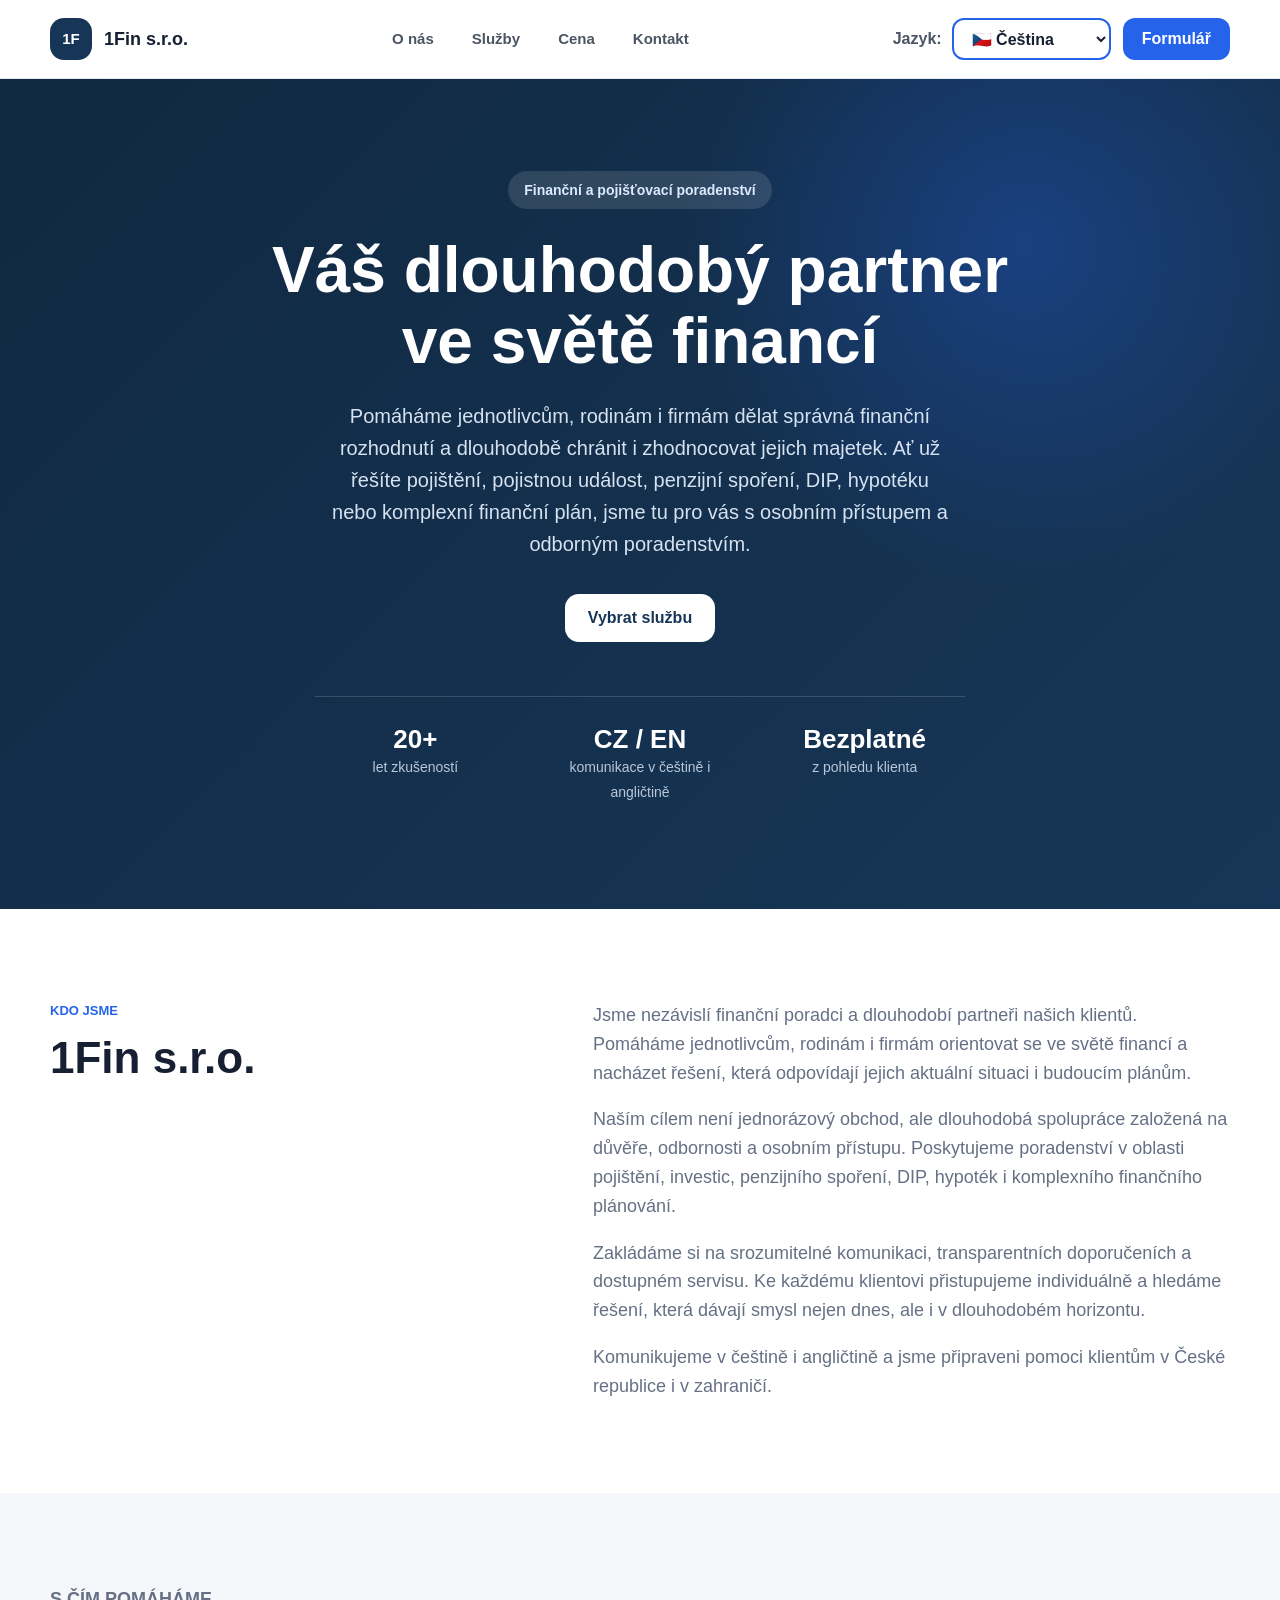
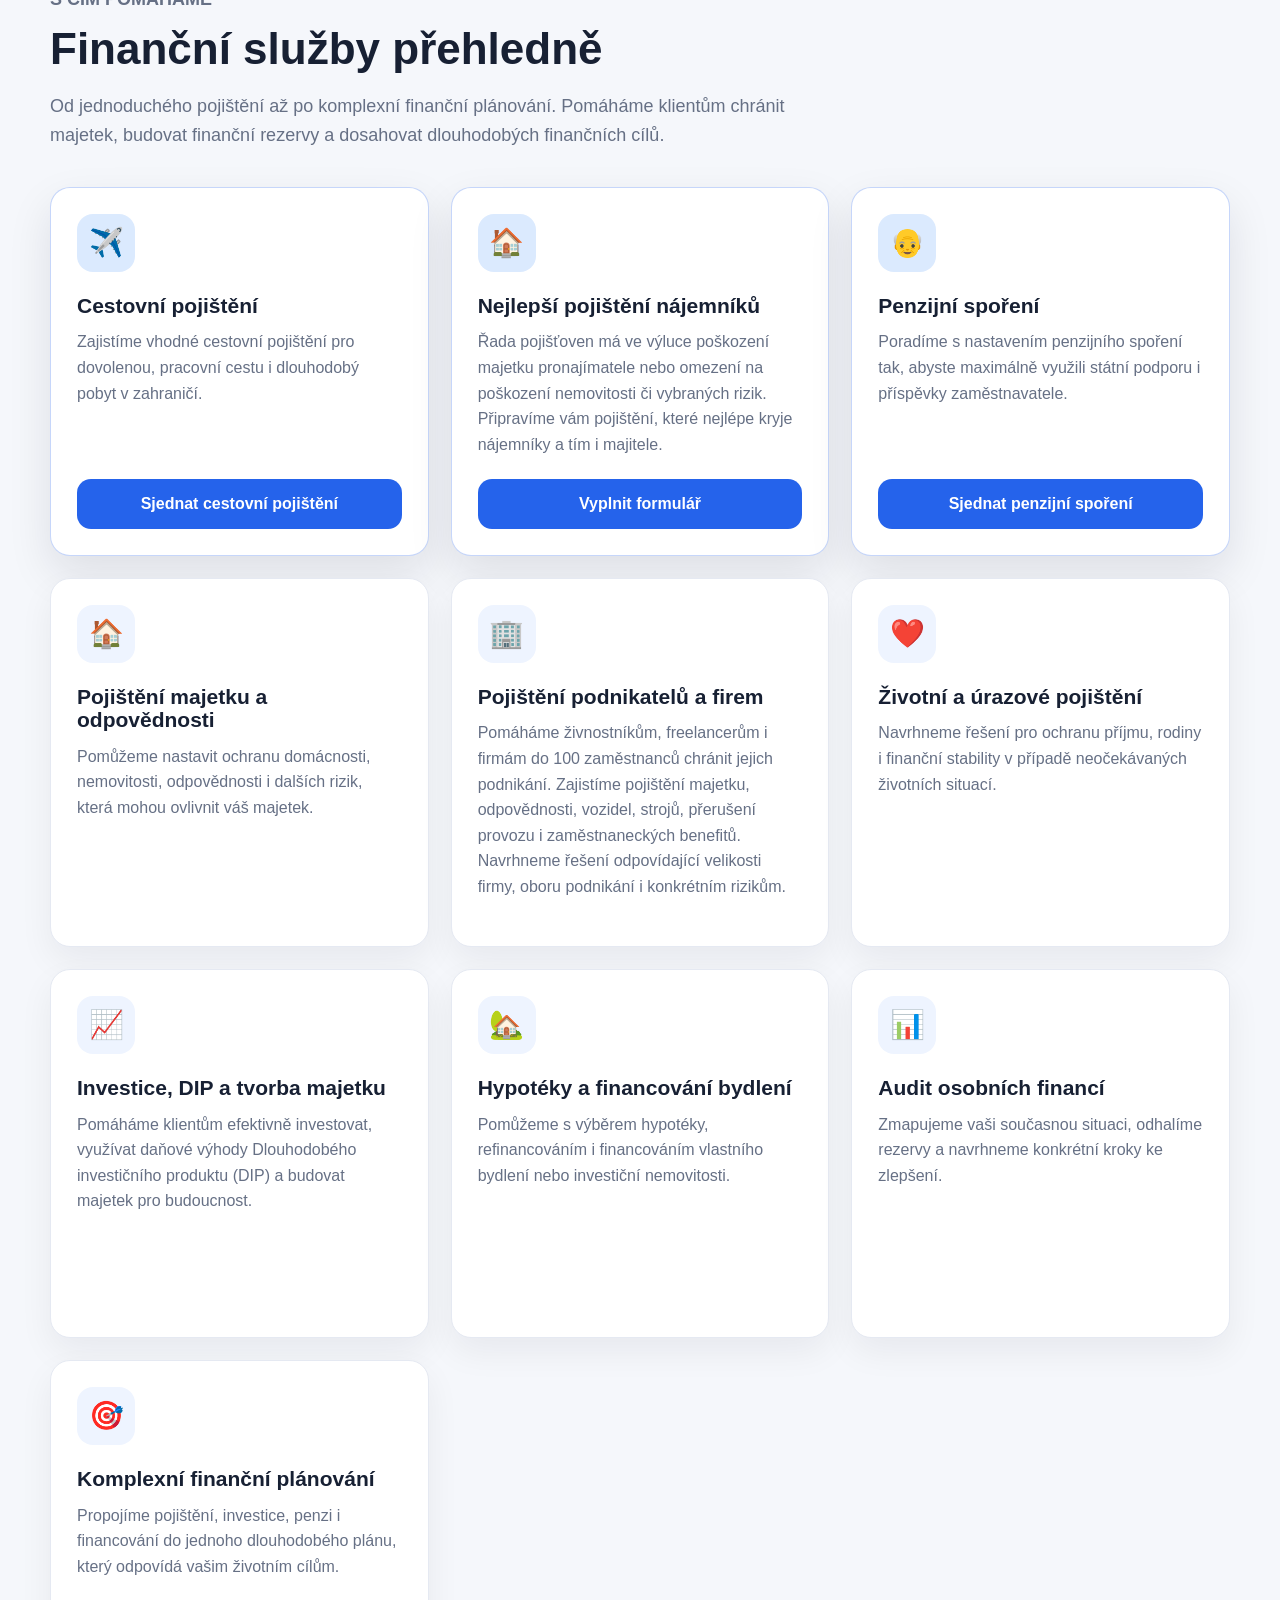
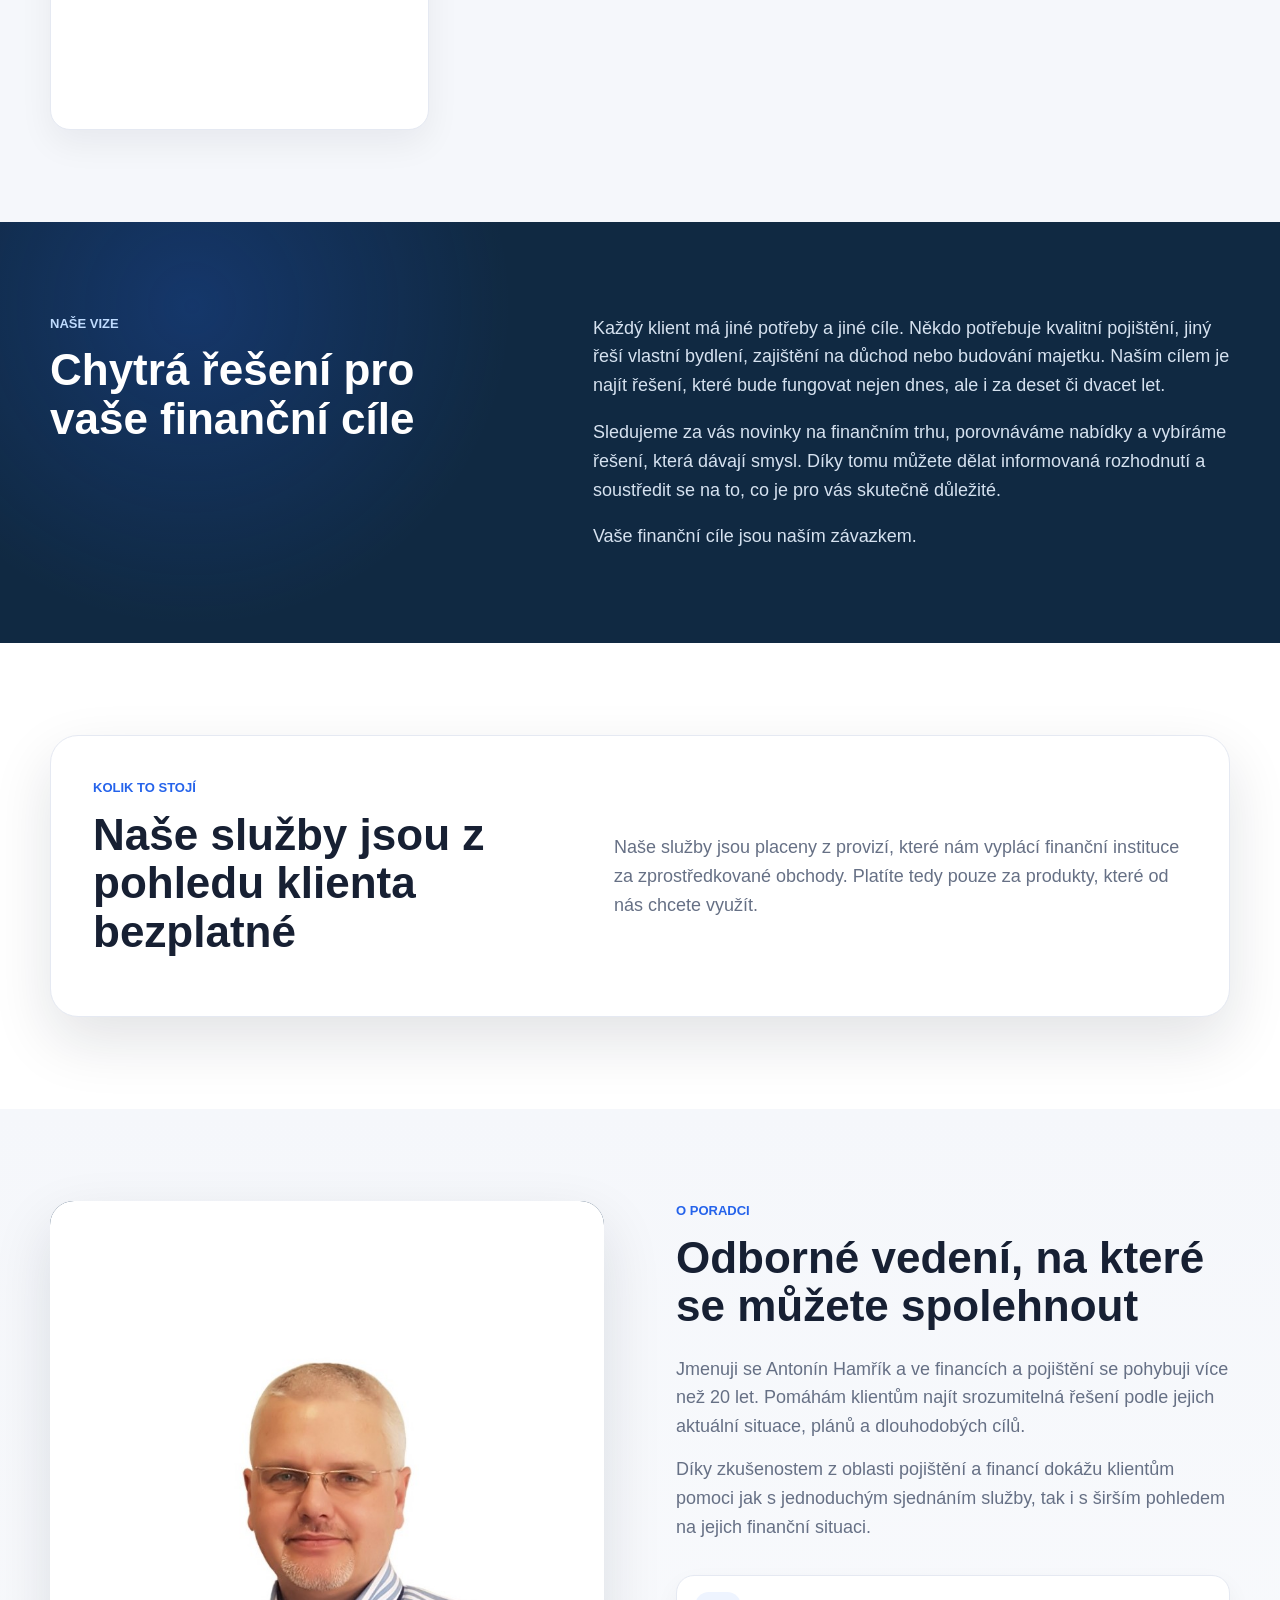
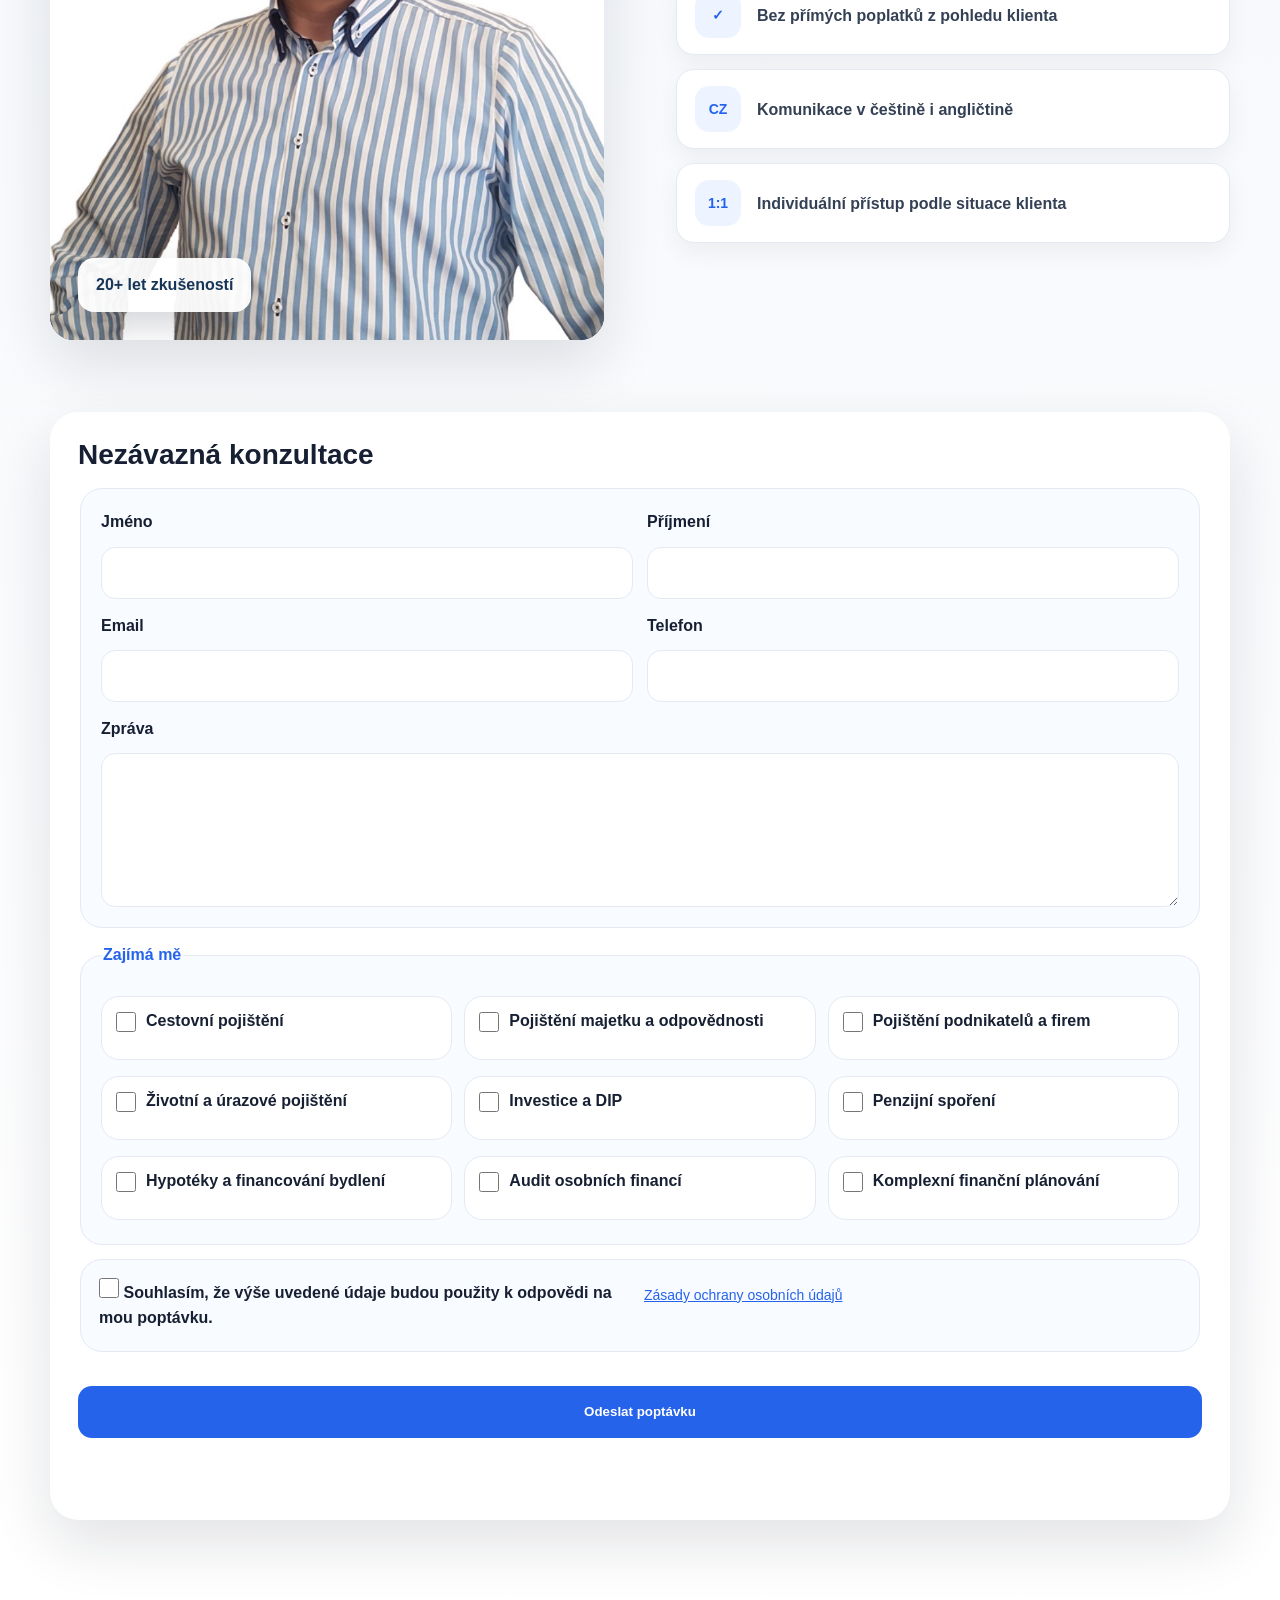
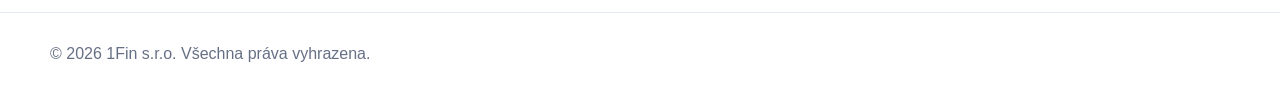
<file: index.html>
<!DOCTYPE html>
<html lang="cs">
<head>
  <meta charset="UTF-8" />
  <meta name="viewport" content="width=device-width, initial-scale=1.0" />

  <title>1Fin s.r.o. | Finanční a pojišťovací poradenství</title>
  <meta
    name="description"
    content="1Fin s.r.o. – váš dlouhodobý partner v oblasti financí, pojištění a osobního finančního plánování."
  />

  <link rel="stylesheet" href="css/style.css" />
</head>
<body>
  <header class="site-header">
    <div class="container header-inner">
      <a href="index.html" class="brand" aria-label="1Fin s.r.o.">
        <span class="brand-mark">1F</span>
        <span class="brand-text">1Fin s.r.o.</span>
      </a>

      <nav class="nav" aria-label="Hlavní navigace">
        <a href="#about" data-i18n="navAbout">O nás</a>
        <a href="#services" data-i18n="navServices">Služby</a>
        <a href="#price" data-i18n="navPrice">Cena</a>
        <a href="#contact" data-i18n="navContact">Kontakt</a>
      </nav>

      <div class="header-actions">
        <div class="language-select-wrap">
          <label for="language-select" data-i18n="languageLabel">Jazyk:</label>

          <select id="language-select" class="language-select">
            <option value="cs">🇨🇿 Čeština</option>
            <option value="en">🇬🇧 English</option>
          </select>
        </div>

        <a
          href="https://pojisteni.1fin.cz/"
          class="btn btn-small btn-primary"
          target="_blank"
          rel="noopener"
          data-i18n="formShort"
        >
          Formulář
        </a>
      </div>
    </div>
  </header>

  <main>
    <section class="hero">
      <div class="container hero-grid">
        <div class="hero-content">
          <p class="badge" data-i18n="heroBadge">Finanční a pojišťovací poradenství</p>

          <h1 data-i18n="heroTitle">Váš dlouhodobý partner ve světě financí</h1>

          <p class="hero-text" data-i18n="heroText">
            Pomáháme jednotlivcům, rodinám i firmám dělat správná finanční
            rozhodnutí a dlouhodobě chránit i zhodnocovat jejich majetek. Ať
            už řešíte pojištění, pojistnou událost, penzijní spoření, DIP,
            hypotéku nebo komplexní finanční plán, jsme tu pro vás s osobním
            přístupem a odborným poradenstvím.
          </p>

          <div class="hero-actions">
            <a href="#services" class="btn btn-light" data-i18n="heroServiceButton">
              Vybrat službu
            </a>
          </div>

          <div class="hero-stats" aria-label="Hlavní výhody">
            <div>
              <strong>20+</strong>
              <span data-i18n="statExperience">let zkušeností</span>
            </div>

            <div>
              <strong>CZ / EN</strong>
              <span data-i18n="statLanguages">komunikace v češtině i angličtině</span>
            </div>

            <div>
              <strong data-i18n="statFreeTitle">Bezplatné</strong>
              <span data-i18n="statFreeText">z pohledu klienta</span>
            </div>
          </div>
        </div>
      </div>
    </section>

    <section id="about" class="section">
      <div class="container split">
        <div>
          <p class="section-label" data-i18n="aboutLabel">Kdo jsme</p>
          <h2>1Fin s.r.o.</h2>
        </div>

        <div class="section-text">
          <p data-i18n="aboutText1">
            Jsme nezávislí finanční poradci a dlouhodobí partneři našich
            klientů. Pomáháme jednotlivcům, rodinám i firmám orientovat se ve
            světě financí a nacházet řešení, která odpovídají jejich aktuální
            situaci i budoucím plánům.
          </p>
          <p data-i18n="aboutText2">
            Naším cílem není jednorázový obchod, ale dlouhodobá spolupráce
            založená na důvěře, odbornosti a osobním přístupu. Poskytujeme
            poradenství v oblasti pojištění, investic, penzijního spoření,
            DIP, hypoték i komplexního finančního plánování.
          </p>
          <p data-i18n="aboutText3">
            Zakládáme si na srozumitelné komunikaci, transparentních
            doporučeních a dostupném servisu. Ke každému klientovi
            přistupujeme individuálně a hledáme řešení, která dávají smysl
            nejen dnes, ale i v dlouhodobém horizontu.
          </p>
          <p data-i18n="aboutText4">
            Komunikujeme v češtině i angličtině a jsme připraveni pomoci
            klientům v České republice i v zahraničí.
          </p>
        </div>
      </div>
    </section>

    <section id="services" class="section section-muted">
      <div class="container">
        <div class="section-heading">
          <p class="section-label" data-i18n="servicesLabel">S čím pomáháme</p>
          <h2 data-i18n="servicesTitle">Finanční služby přehledně</h2>
          <p data-i18n="servicesIntro">
            Od jednoduchého pojištění až po komplexní finanční plánování.
            Pomáháme klientům chránit majetek, budovat finanční rezervy a
            dosahovat dlouhodobých finančních cílů.
          </p>
        </div>

        <div class="cards-grid">
          <article class="card card-active">
            <span class="card-icon">✈️</span>
            <h3 data-i18n="serviceTravelTitle">Cestovní pojištění</h3>
            <p data-i18n="serviceTravelText">
              Zajistíme vhodné cestovní pojištění pro dovolenou, pracovní
              cestu i dlouhodobý pobyt v zahraničí.
            </p>
            <a
              href="https://www.axa-assistance.cz/cestovni-pojisteni/?externalpartner=03000732"
              class="btn btn-primary card-button"
              target="_blank"
              rel="noopener"
              data-i18n="serviceTravelButton"
            >
              Sjednat cestovní pojištění
            </a>
          </article>

          <article class="card card-active">
            <span class="card-icon">🏠</span>
            <h3 data-i18n="serviceTenantTitle">Nejlepší pojištění nájemníků</h3>
            <p data-i18n="serviceTenantText">
              Řada pojišťoven má ve výluce poškození majetku pronajímatele
              nebo omezení na poškození nemovitosti či vybraných rizik.
              Připravíme vám pojištění, které nejlépe kryje nájemníky a tím i
              majitele.
            </p>
            <a
              href="https://pojisteni.1fin.cz/"
              class="btn btn-primary card-button"
              target="_blank"
              rel="noopener"
              data-i18n="serviceFormButton"
            >
              Vyplnit formulář
            </a>
          </article>

          <article class="card card-active">
            <span class="card-icon">👴</span>
            <h3 data-i18n="servicePensionTitle">Penzijní spoření</h3>
            <p data-i18n="servicePensionText">
              Poradíme s nastavením penzijního spoření tak, abyste maximálně
              využili státní podporu i příspěvky zaměstnavatele.
            </p>
            <a
              href="https://penze.1fin.cz/"
              class="btn btn-primary card-button"
              target="_blank"
              rel="noopener"
              data-i18n="servicePensionButton"
            >
              Sjednat penzijní spoření
            </a>
          </article>

          <article class="card">
            <span class="card-icon">🏠</span>
            <h3 data-i18n="servicePropertyTitle">Pojištění majetku a odpovědnosti</h3>
            <p data-i18n="servicePropertyText">
              Pomůžeme nastavit ochranu domácnosti, nemovitosti, odpovědnosti
              i dalších rizik, která mohou ovlivnit váš majetek.
            </p>
          </article>

          <article class="card">
            <span class="card-icon">🏢</span>
            <h3 data-i18n="serviceBusinessTitle">Pojištění podnikatelů a firem</h3>
            <p data-i18n="serviceBusinessText">
              Pomáháme živnostníkům, freelancerům i firmám do 100 zaměstnanců
              chránit jejich podnikání. Zajistíme pojištění majetku,
              odpovědnosti, vozidel, strojů, přerušení provozu i
              zaměstnaneckých benefitů. Navrhneme řešení odpovídající
              velikosti firmy, oboru podnikání i konkrétním rizikům.
            </p>
          </article>

          <article class="card">
            <span class="card-icon">❤️</span>
            <h3 data-i18n="serviceLifeTitle">Životní a úrazové pojištění</h3>
            <p data-i18n="serviceLifeText">
              Navrhneme řešení pro ochranu příjmu, rodiny i finanční stability
              v případě neočekávaných životních situací.
            </p>
          </article>

          <article class="card">
            <span class="card-icon">📈</span>
            <h3 data-i18n="serviceInvestmentsTitle">Investice, DIP a tvorba majetku</h3>
            <p data-i18n="serviceInvestmentsText">
              Pomáháme klientům efektivně investovat, využívat daňové výhody
              Dlouhodobého investičního produktu (DIP) a budovat majetek pro
              budoucnost.
            </p>
          </article>

          <article class="card">
            <span class="card-icon">🏡</span>
            <h3 data-i18n="serviceMortgageTitle">Hypotéky a financování bydlení</h3>
            <p data-i18n="serviceMortgageText">
              Pomůžeme s výběrem hypotéky, refinancováním i financováním
              vlastního bydlení nebo investiční nemovitosti.
            </p>
          </article>

          <article class="card">
            <span class="card-icon">📊</span>
            <h3 data-i18n="serviceAuditTitle">Audit osobních financí</h3>
            <p data-i18n="serviceAuditText">
              Zmapujeme vaši současnou situaci, odhalíme rezervy a navrhneme
              konkrétní kroky ke zlepšení.
            </p>
          </article>

          <article class="card">
            <span class="card-icon">🎯</span>
            <h3 data-i18n="servicePlanningTitle">Komplexní finanční plánování</h3>
            <p data-i18n="servicePlanningText">
              Propojíme pojištění, investice, penzi i financování do jednoho
              dlouhodobého plánu, který odpovídá vašim životním cílům.
            </p>
          </article>
        </div>
      </div>
    </section>

    <section class="section dark-section">
      <div class="container split">
        <div>
          <p class="section-label light" data-i18n="visionLabel">Naše vize</p>
          <h2 data-i18n="visionTitle">Chytrá řešení pro vaše finanční cíle</h2>
        </div>

        <div class="section-text light-text">
          <p data-i18n="visionText1">
            Každý klient má jiné potřeby a jiné cíle. Někdo potřebuje kvalitní
            pojištění, jiný řeší vlastní bydlení, zajištění na důchod nebo
            budování majetku. Naším cílem je najít řešení, které bude fungovat
            nejen dnes, ale i za deset či dvacet let.
          </p>
          <p data-i18n="visionText2">
            Sledujeme za vás novinky na finančním trhu, porovnáváme nabídky a
            vybíráme řešení, která dávají smysl. Díky tomu můžete dělat
            informovaná rozhodnutí a soustředit se na to, co je pro vás
            skutečně důležité.
          </p>
          <p data-i18n="visionText3">
            Vaše finanční cíle jsou naším závazkem.
          </p>
        </div>
      </div>
    </section>

    <section id="price" class="section">
      <div class="container price-box">
        <div>
          <p class="section-label" data-i18n="priceLabel">Kolik to stojí</p>
          <h2 data-i18n="priceTitle">Naše služby jsou z pohledu klienta bezplatné</h2>
        </div>

        <p data-i18n="priceText">
          Naše služby jsou placeny z provizí, které nám vyplácí finanční
          instituce za zprostředkované obchody. Platíte tedy pouze za produkty,
          které od nás chcete využít.
        </p>
      </div>
    </section>

    <section id="contact" class="section section-muted advisor-section">
      <div class="container advisor-grid">
        <div class="advisor-image-card">
          <img
            src="assets/images/hamrik-foto.jpeg"
            alt="Mgr. Antonín Hamřík"
            class="advisor-image"
          />

          <div class="advisor-badge" data-i18n="advisorBadge">20+ let zkušeností</div>
        </div>

        <div class="advisor-content">
          <p class="section-label" data-i18n="contactLabel">O poradci</p>
          <h2 data-i18n="contactTitle">Odborné vedení, na které se můžete spolehnout</h2>

          <div class="advisor-text">
            <p data-i18n="contactText">
              Jmenuji se Antonín Hamřík a ve financích a pojištění se pohybuji
              více než 20 let. Pomáhám klientům najít srozumitelná řešení
              podle jejich aktuální situace, plánů a dlouhodobých cílů.
            </p>
            <p data-i18n="contactText2">
              Díky zkušenostem z oblasti pojištění a financí dokážu klientům
              pomoci jak s jednoduchým sjednáním služby, tak i s širším
              pohledem na jejich finanční situaci.
            </p>
          </div>

          <div class="advisor-benefits" aria-label="Výhody spolupráce">
            <div class="advisor-benefit">
              <span class="advisor-benefit-icon" aria-hidden="true">✓</span>
              <span data-i18n="advisorBenefitFees">Bez přímých poplatků z pohledu klienta</span>
            </div>

            <div class="advisor-benefit">
              <span class="advisor-benefit-icon" aria-hidden="true">CZ</span>
              <span data-i18n="advisorBenefitLanguages">Komunikace v češtině i angličtině</span>
            </div>

            <div class="advisor-benefit">
              <span class="advisor-benefit-icon" aria-hidden="true">1:1</span>
              <span data-i18n="advisorBenefitIndividual">Individuální přístup podle situace klienta</span>
            </div>
          </div>
        </div>

        <div class="contact-panel">
          <h3 class="contact-form-heading" data-i18n="contactFormHeading">Nezávazná konzultace</h3>

          <form id="contact-form" class="contact-form" novalidate>
            <fieldset class="contact-fieldset">
              <legend class="sr-only" data-i18n="contactFormLegend">Kontaktní údaje</legend>

              <div class="form-row">
                <label for="first-name" data-i18n="formFirstName">Jméno</label>
                <input
                  id="first-name"
                  name="first_name"
                  type="text"
                  autocomplete="given-name"
                  required
                  maxlength="100"
                />
              </div>

              <div class="form-row">
                <label for="last-name" data-i18n="formLastName">Příjmení</label>
                <input
                  id="last-name"
                  name="last_name"
                  type="text"
                  autocomplete="family-name"
                  required
                  maxlength="100"
                />
              </div>

              <div class="form-row">
                <label for="email" data-i18n="formEmail">Email</label>
                <input
                  id="email"
                  name="email"
                  type="email"
                  autocomplete="email"
                  required
                  maxlength="254"
                />
              </div>

              <div class="form-row">
                <label for="phone" data-i18n="formPhone">Telefon</label>
                <input
                  id="phone"
                  name="phone"
                  type="tel"
                  autocomplete="tel"
                  required
                  maxlength="40"
                />
              </div>

              <div class="form-row form-row-full">
                <label for="message" data-i18n="formMessage">Zpráva</label>
                <textarea
                  id="message"
                  name="message"
                  rows="5"
                  maxlength="2000"
                ></textarea>
              </div>
            </fieldset>

            <fieldset class="contact-fieldset interests-fieldset">
              <legend class="contact-legend" data-i18n="contactFormInterestsLegend">Zajímá mě</legend>

              <div class="checkbox-grid">
                <label>
                  <input type="checkbox" name="interests" value="travel_insurance" />
                  <span data-i18n="formInterestTravel">Cestovní pojištění</span>
                </label>
                <label>
                  <input type="checkbox" name="interests" value="property_liability_insurance" />
                  <span data-i18n="formInterestProperty">Pojištění majetku a odpovědnosti</span>
                </label>
                <label>
                  <input type="checkbox" name="interests" value="business_insurance" />
                  <span data-i18n="formInterestBusiness">Pojištění podnikatelů a firem</span>
                </label>
                <label>
                  <input type="checkbox" name="interests" value="life_accident_insurance" />
                  <span data-i18n="formInterestLife">Životní a úrazové pojištění</span>
                </label>
                <label>
                  <input type="checkbox" name="interests" value="investments_dip" />
                  <span data-i18n="formInterestInvestments">Investice a DIP</span>
                </label>
                <label>
                  <input type="checkbox" name="interests" value="pension_savings" />
                  <span data-i18n="formInterestPension">Penzijní spoření</span>
                </label>
                <label>
                  <input type="checkbox" name="interests" value="mortgages_housing_finance" />
                  <span data-i18n="formInterestMortgage">Hypotéky a financování bydlení</span>
                </label>
                <label>
                  <input type="checkbox" name="interests" value="personal_finance_audit" />
                  <span data-i18n="formInterestAudit">Audit osobních financí</span>
                </label>
                <label>
                  <input type="checkbox" name="interests" value="financial_planning" />
                  <span data-i18n="formInterestPlanning">Komplexní finanční plánování</span>
                </label>
              </div>
            </fieldset>

            <fieldset class="contact-fieldset consent-fieldset">
              <legend class="sr-only">Souhlas</legend>
              <label class="checkbox-label">
                <input id="consent" name="consent" type="checkbox" required />
                <span data-i18n="formConsentText">Souhlasím, že výše uvedené údaje budou použity k odpovědi na mou poptávku.</span>
              </label>
              <p class="consent-note">
                <a href="privacy.html" data-i18n="formPrivacyLink">Zásady ochrany osobních údajů</a>
              </p>
            </fieldset>

            <input type="hidden" name="form_start_ts" value="" />
            <label class="sr-only" for="contact-honeypot">Neviditelné pole</label>
            <input id="contact-honeypot" type="text" name="honeypot" autocomplete="off" class="sr-only" tabindex="-1" />

            <div id="cf-turnstile" class="turnstile-wrapper cf-turnstile" data-sitekey="1x00000000000000000000AA" data-action="contact-form"></div>

            <button type="submit" class="btn btn-primary submit-button" data-i18n="contactFormSubmit">Odeslat poptávku</button>
            <div id="contact-form-status" class="form-status" aria-live="polite"></div>
          </form>
        </div>
      </div>
    </section>
  </main>

  <footer class="site-footer">
    <div class="container footer-inner">
      <p data-i18n="footerText">© 2026 1Fin s.r.o. Všechna práva vyhrazena.</p>
    </div>
  </footer>

  <script src="https://challenges.cloudflare.com/turnstile/v0/api.js" async defer></script>
  <script src="js/main.js?v=2"></script>
</body>
</html>
</file>
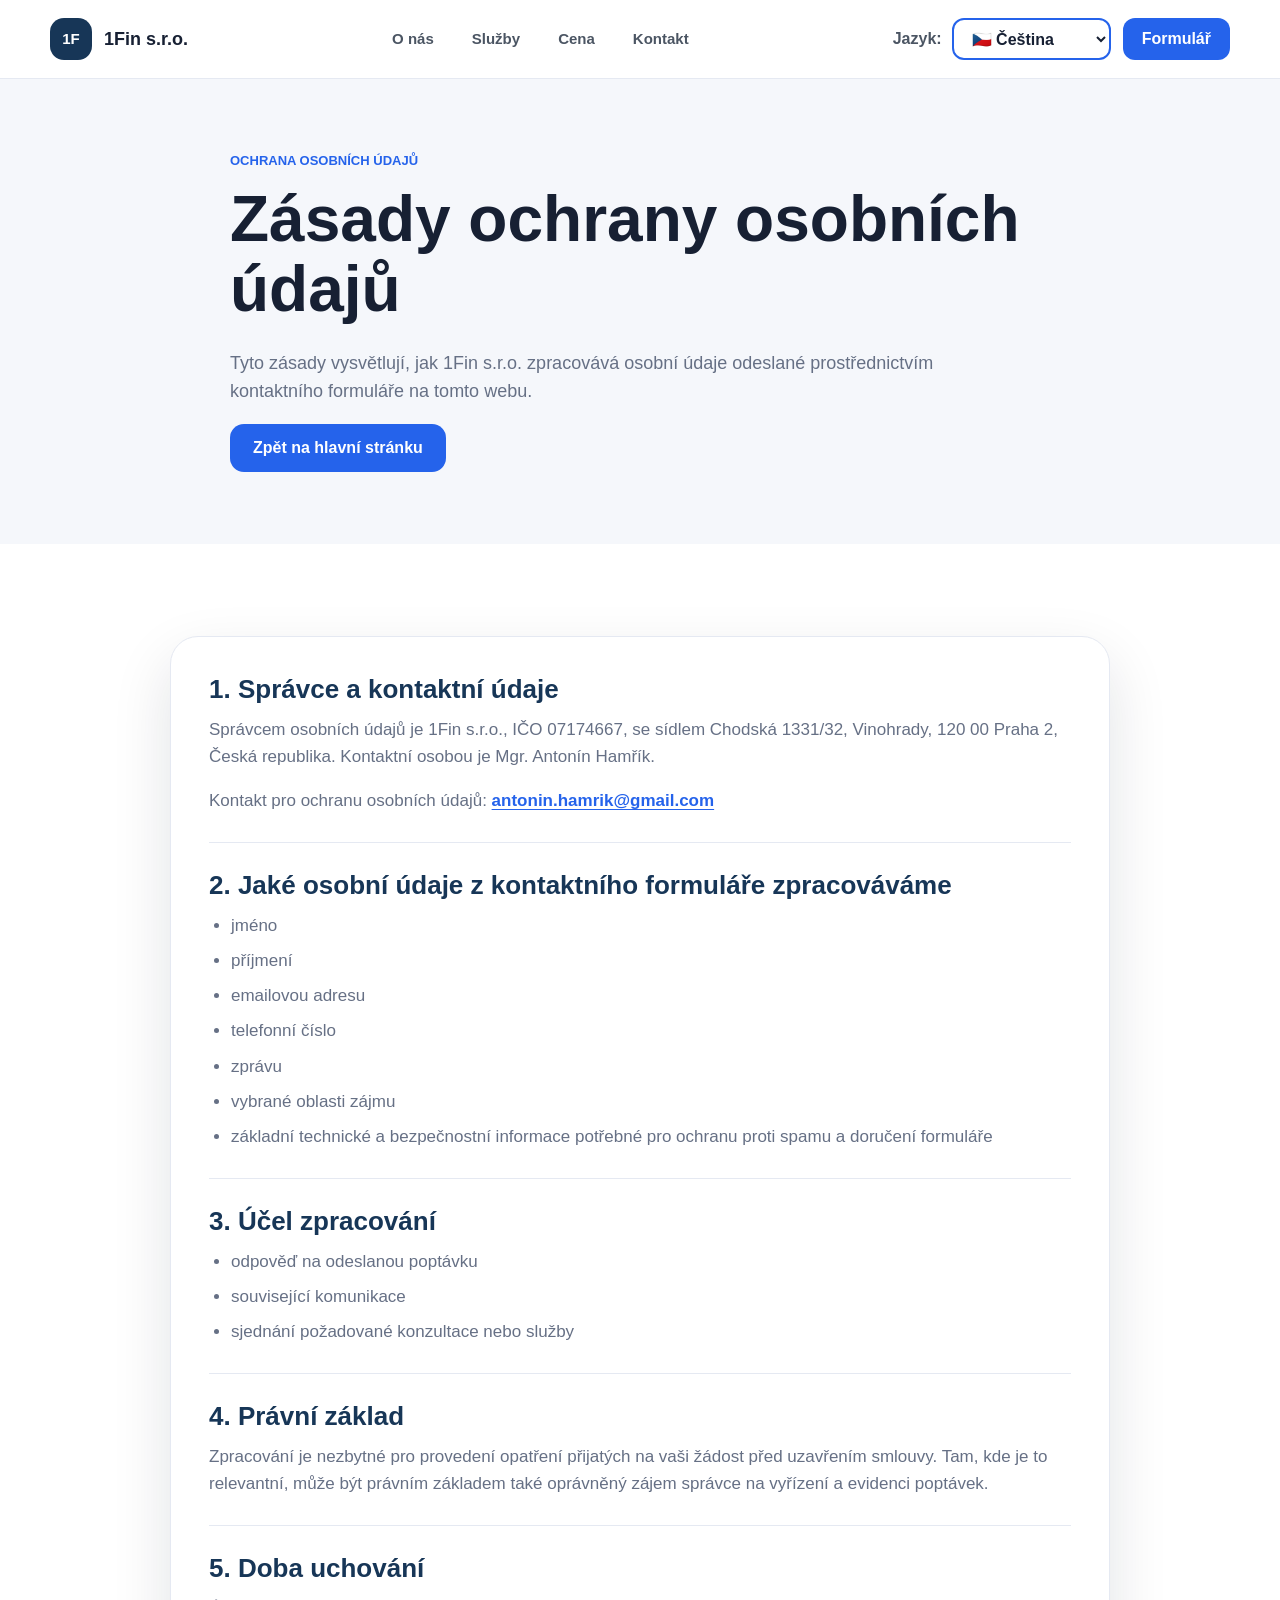
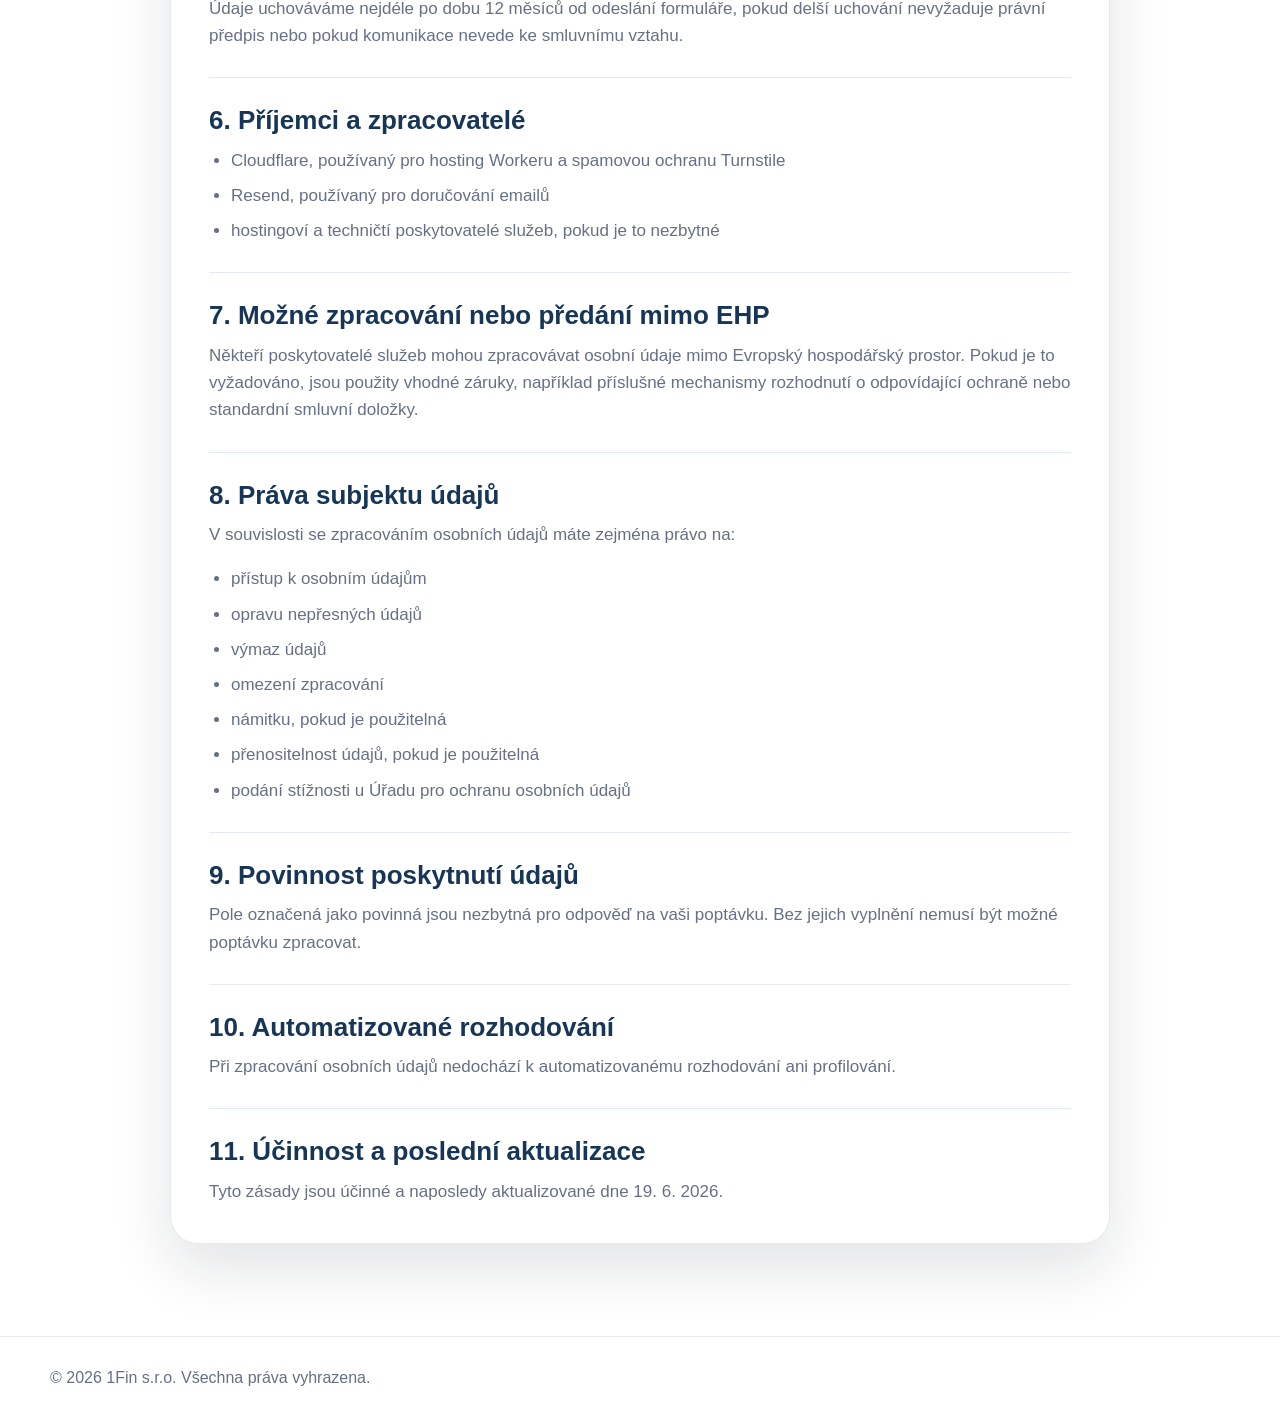
<file: privacy.html>
<!DOCTYPE html>
<html lang="cs">
<head>
  <meta charset="UTF-8" />
  <meta name="viewport" content="width=device-width, initial-scale=1.0" />

  <title>Ochrana osobních údajů | 1Fin s.r.o.</title>
  <meta
    name="description"
    content="Informace o zpracování osobních údajů při použití kontaktního formuláře 1Fin s.r.o."
  />

  <link rel="stylesheet" href="css/style.css" />
</head>
<body data-page="privacy">
  <header class="site-header">
    <div class="container header-inner">
      <a href="index.html" class="brand" aria-label="1Fin s.r.o.">
        <span class="brand-mark">1F</span>
        <span class="brand-text">1Fin s.r.o.</span>
      </a>

      <nav class="nav" aria-label="Hlavní navigace">
        <a href="index.html#about" data-i18n="navAbout">O nás</a>
        <a href="index.html#services" data-i18n="navServices">Služby</a>
        <a href="index.html#price" data-i18n="navPrice">Cena</a>
        <a href="index.html#contact" data-i18n="navContact">Kontakt</a>
      </nav>

      <div class="header-actions">
        <div class="language-select-wrap">
          <label for="language-select" data-i18n="languageLabel">Jazyk:</label>

          <select id="language-select" class="language-select">
            <option value="cs">🇨🇿 Čeština</option>
            <option value="en">🇬🇧 English</option>
          </select>
        </div>

        <a
          href="https://pojisteni.1fin.cz/"
          class="btn btn-small btn-primary"
          target="_blank"
          rel="noopener"
          data-i18n="formShort"
        >
          Formulář
        </a>
      </div>
    </div>
  </header>

  <main>
    <section class="section section-muted privacy-hero">
      <div class="container privacy-intro">
        <p class="section-label" data-i18n="privacyLabel">Ochrana osobních údajů</p>
        <h1 data-i18n="privacyTitle">Zásady ochrany osobních údajů</h1>
        <p data-i18n="privacyIntro">
          Tyto zásady vysvětlují, jak 1Fin s.r.o. zpracovává osobní údaje
          odeslané prostřednictvím kontaktního formuláře na tomto webu.
        </p>
        <a href="index.html#contact" class="btn btn-primary" data-i18n="privacyBackButton">
          Zpět na hlavní stránku
        </a>
      </div>
    </section>

    <section class="section">
      <div class="container privacy-layout">
        <article class="privacy-panel">
          <section class="privacy-section" aria-labelledby="controller-heading">
            <h2 id="controller-heading" data-i18n="privacyControllerTitle">1. Správce a kontaktní údaje</h2>
            <p data-i18n="privacyControllerText">
              Správcem osobních údajů je 1Fin s.r.o., IČO 07174667, se sídlem
              Chodská 1331/32, Vinohrady, 120 00 Praha 2, Česká republika.
              Kontaktní osobou je Mgr. Antonín Hamřík.
            </p>
            <p>
              <span data-i18n="privacyContactEmailLabel">Kontakt pro ochranu osobních údajů:</span>
              <a href="mailto:antonin.hamrik@gmail.com">antonin.hamrik@gmail.com</a>
            </p>
          </section>

          <section class="privacy-section" aria-labelledby="data-heading">
            <h2 id="data-heading" data-i18n="privacyDataTitle">2. Jaké osobní údaje z kontaktního formuláře zpracováváme</h2>
            <ul>
              <li data-i18n="privacyDataFirstName">jméno</li>
              <li data-i18n="privacyDataLastName">příjmení</li>
              <li data-i18n="privacyDataEmail">emailovou adresu</li>
              <li data-i18n="privacyDataPhone">telefonní číslo</li>
              <li data-i18n="privacyDataMessage">zprávu</li>
              <li data-i18n="privacyDataInterests">vybrané oblasti zájmu</li>
              <li data-i18n="privacyDataTechnical">základní technické a bezpečnostní informace potřebné pro ochranu proti spamu a doručení formuláře</li>
            </ul>
          </section>

          <section class="privacy-section" aria-labelledby="purpose-heading">
            <h2 id="purpose-heading" data-i18n="privacyPurposeTitle">3. Účel zpracování</h2>
            <ul>
              <li data-i18n="privacyPurposeReply">odpověď na odeslanou poptávku</li>
              <li data-i18n="privacyPurposeCommunication">související komunikace</li>
              <li data-i18n="privacyPurposeConsultation">sjednání požadované konzultace nebo služby</li>
            </ul>
          </section>

          <section class="privacy-section" aria-labelledby="legal-heading">
            <h2 id="legal-heading" data-i18n="privacyLegalTitle">4. Právní základ</h2>
            <p data-i18n="privacyLegalText">
              Zpracování je nezbytné pro provedení opatření přijatých na vaši
              žádost před uzavřením smlouvy. Tam, kde je to relevantní, může
              být právním základem také oprávněný zájem správce na vyřízení a
              evidenci poptávek.
            </p>
          </section>

          <section class="privacy-section" aria-labelledby="retention-heading">
            <h2 id="retention-heading" data-i18n="privacyRetentionTitle">5. Doba uchování</h2>
            <p data-i18n="privacyRetentionText">
              Údaje uchováváme nejdéle po dobu 12 měsíců od odeslání
              formuláře, pokud delší uchování nevyžaduje právní předpis nebo
              pokud komunikace nevede ke smluvnímu vztahu.
            </p>
          </section>

          <section class="privacy-section" aria-labelledby="recipients-heading">
            <h2 id="recipients-heading" data-i18n="privacyRecipientsTitle">6. Příjemci a zpracovatelé</h2>
            <ul>
              <li data-i18n="privacyRecipientCloudflare">Cloudflare, používaný pro hosting Workeru a spamovou ochranu Turnstile</li>
              <li data-i18n="privacyRecipientResend">Resend, používaný pro doručování emailů</li>
              <li data-i18n="privacyRecipientProviders">hostingoví a techničtí poskytovatelé služeb, pokud je to nezbytné</li>
            </ul>
          </section>

          <section class="privacy-section" aria-labelledby="transfer-heading">
            <h2 id="transfer-heading" data-i18n="privacyTransferTitle">7. Možné zpracování nebo předání mimo EHP</h2>
            <p data-i18n="privacyTransferText">
              Někteří poskytovatelé služeb mohou zpracovávat osobní údaje mimo
              Evropský hospodářský prostor. Pokud je to vyžadováno, jsou
              použity vhodné záruky, například příslušné mechanismy rozhodnutí
              o odpovídající ochraně nebo standardní smluvní doložky.
            </p>
          </section>

          <section class="privacy-section" aria-labelledby="rights-heading">
            <h2 id="rights-heading" data-i18n="privacyRightsTitle">8. Práva subjektu údajů</h2>
            <p data-i18n="privacyRightsIntro">V souvislosti se zpracováním osobních údajů máte zejména právo na:</p>
            <ul>
              <li data-i18n="privacyRightAccess">přístup k osobním údajům</li>
              <li data-i18n="privacyRightRectification">opravu nepřesných údajů</li>
              <li data-i18n="privacyRightErasure">výmaz údajů</li>
              <li data-i18n="privacyRightRestriction">omezení zpracování</li>
              <li data-i18n="privacyRightObjection">námitku, pokud je použitelná</li>
              <li data-i18n="privacyRightPortability">přenositelnost údajů, pokud je použitelná</li>
              <li data-i18n="privacyRightComplaint">podání stížnosti u Úřadu pro ochranu osobních údajů</li>
            </ul>
          </section>

          <section class="privacy-section" aria-labelledby="mandatory-heading">
            <h2 id="mandatory-heading" data-i18n="privacyMandatoryTitle">9. Povinnost poskytnutí údajů</h2>
            <p data-i18n="privacyMandatoryText">
              Pole označená jako povinná jsou nezbytná pro odpověď na vaši
              poptávku. Bez jejich vyplnění nemusí být možné poptávku zpracovat.
            </p>
          </section>

          <section class="privacy-section" aria-labelledby="automated-heading">
            <h2 id="automated-heading" data-i18n="privacyAutomatedTitle">10. Automatizované rozhodování</h2>
            <p data-i18n="privacyAutomatedText">
              Při zpracování osobních údajů nedochází k automatizovanému
              rozhodování ani profilování.
            </p>
          </section>

          <section class="privacy-section" aria-labelledby="updated-heading">
            <h2 id="updated-heading" data-i18n="privacyUpdatedTitle">11. Účinnost a poslední aktualizace</h2>
            <p>
              <span data-i18n="privacyUpdatedText">Tyto zásady jsou účinné a naposledy aktualizované dne</span>
              <time datetime="2026-06-19" data-i18n="privacyUpdatedDate">19. 6. 2026</time>.
            </p>
          </section>
        </article>
      </div>
    </section>
  </main>

  <footer class="site-footer">
    <div class="container footer-inner">
      <p data-i18n="footerText">© 2026 1Fin s.r.o. Všechna práva vyhrazena.</p>
    </div>
  </footer>

  <script src="js/main.js?v=3"></script>
</body>
</html>
</file>
<file: css/style.css>
:root {
  --color-navy: #173657;
  --color-navy-dark: #102942;
  --color-blue: #2563eb;
  --color-blue-dark: #1d4ed8;
  --color-bg: #ffffff;
  --color-section: #f5f7fb;
  --color-text: #172033;
  --color-muted: #667085;
  --color-border: #e5e9f2;
  --color-white: #ffffff;

  --container: 1180px;
  --radius: 20px;
  --shadow: 0 24px 60px rgba(15, 23, 42, 0.12);
}

* {
  box-sizing: border-box;
}

html {
  scroll-behavior: smooth;
}

body {
  margin: 0;
  font-family: Arial, Helvetica, sans-serif;
  color: var(--color-text);
  background: var(--color-bg);
  line-height: 1.6;
}

a {
  color: inherit;
  text-decoration: none;
}

p {
  margin-top: 0;
}

.container {
  width: min(100% - 40px, var(--container));
  margin: 0 auto;
}

/* Header */

.site-header {
  position: sticky;
  top: 0;
  z-index: 50;
  background: rgba(255, 255, 255, 0.96);
  border-bottom: 1px solid var(--color-border);
  backdrop-filter: blur(12px);
}

.header-inner {
  min-height: 78px;
  display: flex;
  align-items: center;
  justify-content: space-between;
  gap: 24px;
}

.brand {
  display: inline-flex;
  align-items: center;
  gap: 12px;
  font-weight: 800;
}

.brand-mark {
  width: 42px;
  height: 42px;
  border-radius: 14px;
  display: grid;
  place-items: center;
  background: var(--color-navy);
  color: var(--color-white);
  font-size: 15px;
  letter-spacing: 0;
}

.brand-text {
  font-size: 18px;
}

.nav {
  display: flex;
  align-items: center;
  gap: 10px;
}

.nav a {
  padding: 10px 14px;
  border-radius: 12px;
  color: #4b5563;
  font-weight: 700;
  font-size: 15px;
}

.nav a:hover {
  background: #eef4ff;
  color: var(--color-blue);
}

.header-actions {
  display: flex;
  align-items: center;
  gap: 12px;
}

.language-switch {
  display: inline-flex;
  padding: 4px;
  background: #eef2f7;
  border-radius: 999px;
}

.language-switch a {
  padding: 7px 10px;
  border-radius: 999px;
  color: #536174;
  font-weight: 800;
  font-size: 13px;
}

.language-switch a.active {
  background: var(--color-white);
  color: var(--color-blue);
  box-shadow: 0 4px 12px rgba(15, 23, 42, 0.08);
}

.language-select-wrap {
  display: flex;
  align-items: center;
  gap: 10px;
  font-weight: 800;
  color: #4b5563;
}

.language-select {
  min-height: 42px;
  padding: 8px 38px 8px 14px;
  border: 2px solid var(--color-blue);
  border-radius: 12px;
  background: white;
  color: var(--color-text);
  font: inherit;
  font-weight: 700;
  cursor: pointer;
}

.language-select:focus {
  outline: none;
  box-shadow: 0 0 0 4px rgba(37, 99, 235, 0.16);
}

/* Buttons */

.btn {
  display: inline-flex;
  align-items: center;
  justify-content: center;
  min-height: 48px;
  padding: 13px 22px;
  border-radius: 14px;
  border: 1px solid transparent;
  font-weight: 800;
  line-height: 1;
  transition: transform 0.15s ease, background 0.15s ease, border-color 0.15s ease;
}

.btn:hover {
  transform: translateY(-1px);
}

.btn-small {
  min-height: 42px;
  padding: 10px 18px;
  border-radius: 12px;
}

.btn-primary {
  background: var(--color-blue);
  color: var(--color-white);
}

.btn-primary:hover {
  background: var(--color-blue-dark);
}

.btn-light {
  background: var(--color-white);
  color: var(--color-navy);
}

.btn-outline {
  color: var(--color-white);
  border-color: rgba(255, 255, 255, 0.35);
  background: rgba(255, 255, 255, 0.04);
}

.btn-outline:hover {
  border-color: rgba(255, 255, 255, 0.7);
}

.btn-secondary {
  background: var(--color-white);
  color: var(--color-navy);
  border-color: var(--color-border);
}

/* Hero */

.hero {
  padding: 92px 0 104px;
  background:
    radial-gradient(circle at 80% 20%, rgba(37, 99, 235, 0.32), transparent 28%),
    linear-gradient(135deg, var(--color-navy-dark), var(--color-navy));
  color: var(--color-white);
}

.hero-grid {
  max-width: 840px;
  margin: 0 auto;
  text-align: center;
}

.badge {
  width: fit-content;
  margin: 0 auto 26px;
  padding: 8px 16px;
  border-radius: 999px;
  background: rgba(255, 255, 255, 0.12);
  color: #dbeafe;
  font-weight: 800;
  font-size: 14px;
}

h1,
h2,
h3 {
  margin-top: 0;
  line-height: 1.1;
}

h1 {
  max-width: 820px;
  margin-left: auto;
  margin-right: auto;
  margin-bottom: 24px;
  font-size: 64px;
  letter-spacing: 0;
}

h2 {
  margin-bottom: 18px;
  font-size: 44px;
  letter-spacing: 0;
}

h3 {
  margin-bottom: 12px;
  font-size: 21px;
}

.hero-text {
  max-width: 620px;
  margin-left: auto;
  margin-right: auto;
  margin-bottom: 34px;
  color: #d6e2f0;
  font-size: 20px;
}

.hero-actions {
  display: flex;
  flex-wrap: wrap;
  justify-content: center;
  gap: 14px;
  margin-bottom: 54px;
}

.hero-stats {
  display: grid;
  grid-template-columns: repeat(3, 1fr);
  max-width: 650px;
  margin: 0 auto;
  padding-top: 28px;
  border-top: 1px solid rgba(255, 255, 255, 0.16);
  gap: 24px;
}

.hero-stats strong {
  display: block;
  font-size: 26px;
  line-height: 1.1;
}

.hero-stats span {
  color: #b8c7d9;
  font-size: 14px;
}

/* Sections */

.section {
  padding: 92px 0;
}

.section-muted {
  background: var(--color-section);
}

.section-label {
  margin-bottom: 12px;
  color: var(--color-blue);
  font-weight: 900;
  text-transform: uppercase;
  font-size: 13px;
  letter-spacing: 0;
}

.section-label.light {
  color: #bfdbfe;
}

.split {
  display: grid;
  grid-template-columns: 0.85fr 1.15fr;
  gap: 72px;
  align-items: start;
}

.section-text {
  color: var(--color-muted);
  font-size: 18px;
}

.section-text p:last-child {
  margin-bottom: 0;
}

.section-heading {
  max-width: 760px;
  margin-bottom: 38px;
}

.section-heading p {
  color: var(--color-muted);
  font-size: 18px;
}

/* Cards */

.cards-grid {
  display: grid;
  grid-template-columns: repeat(3, 1fr);
  grid-auto-rows: 1fr;
  gap: 22px;
  align-items: stretch;
}

.card {
  display: flex;
  flex-direction: column;
  height: 100%;
  min-height: 310px;
  padding: 26px;
  border: 1px solid var(--color-border);
  border-radius: var(--radius);
  background: var(--color-white);
  box-shadow: 0 14px 34px rgba(15, 23, 42, 0.06);
}

.card-active {
  border-color: rgba(37, 99, 235, 0.26);
  box-shadow: 0 18px 44px rgba(15, 23, 42, 0.1);
}

.card-active .card-icon {
  background: #dbeafe;
}

.card-icon {
  width: 58px;
  height: 58px;
  margin-bottom: 22px;
  border-radius: 16px;
  display: grid;
  place-items: center;
  background: #eef4ff;
  font-size: 28px;
}

.card p {
  margin-bottom: 0;
  color: var(--color-muted);
}

.card-active p {
  flex: 1;
  margin-bottom: 22px;
}

.card-button {
  width: 100%;
  margin-top: auto;
  min-height: 50px;
  padding-left: 16px;
  padding-right: 16px;
  text-align: center;
  line-height: 1.15;
}

/* Dark section */

.dark-section {
  background:
    radial-gradient(circle at 15% 20%, rgba(37, 99, 235, 0.24), transparent 28%),
    var(--color-navy-dark);
  color: var(--color-white);
}

.light-text {
  color: #d6e2f0;
}

/* Price */

.price-box {
  display: grid;
  grid-template-columns: 0.9fr 1.1fr;
  gap: 52px;
  align-items: center;
  padding: 42px;
  border: 1px solid var(--color-border);
  border-radius: 28px;
  background: var(--color-white);
  box-shadow: var(--shadow);
}

.price-box p:last-child {
  margin-bottom: 0;
  color: var(--color-muted);
  font-size: 18px;
}

/* Advisor */

.advisor-section {
  background:
    linear-gradient(180deg, #f5f7fb 0%, #ffffff 100%);
}

.advisor-grid {
  display: grid;
  grid-template-columns: minmax(320px, 1fr) minmax(320px, 1fr);
  grid-auto-rows: auto;
  gap: 72px;
  align-items: start;
}

.advisor-grid > .contact-panel {
  grid-column: 1 / -1;
}

.advisor-image-card {
  position: relative;
  overflow: hidden;
  min-height: 560px;
  border-radius: 24px;
  background: var(--color-navy);
  box-shadow: var(--shadow);
}

.advisor-image {
  display: block;
  width: 100%;
  height: 100%;
  min-height: 560px;
  object-fit: cover;
  object-position: center;
}

.advisor-badge {
  position: absolute;
  left: 28px;
  bottom: 28px;
  max-width: calc(100% - 56px);
  padding: 14px 18px;
  border-radius: 16px;
  background: rgba(255, 255, 255, 0.94);
  color: var(--color-navy);
  font-weight: 900;
  box-shadow: 0 14px 34px rgba(15, 23, 42, 0.18);
}

.advisor-content {
  max-width: 650px;
}

.advisor-content h2 {
  max-width: 620px;
}

.advisor-text {
  display: grid;
  gap: 14px;
  margin-top: 24px;
  color: var(--color-muted);
  font-size: 18px;
}

.advisor-text p {
  margin: 0;
}

.advisor-benefits {
  display: grid;
  gap: 14px;
  margin-top: 34px;
}

.advisor-benefit {
  display: grid;
  grid-template-columns: 46px 1fr;
  gap: 16px;
  align-items: center;
  padding: 16px 18px;
  border: 1px solid var(--color-border);
  border-radius: 18px;
  background: var(--color-white);
  color: #344054;
  font-weight: 800;
  box-shadow: 0 10px 24px rgba(15, 23, 42, 0.05);
}

.advisor-benefit-icon {
  width: 46px;
  height: 46px;
  border-radius: 14px;
  display: grid;
  place-items: center;
  background: #eef4ff;
  color: var(--color-blue);
  font-size: 14px;
  font-weight: 900;
}

.contact-panel {
  background: var(--color-white);
  padding: 28px;
  border-radius: 28px;
  box-shadow: var(--shadow);
  width: 100%;
}

/* Prevent the advisor grid from forcing horizontal overflow when the
   container is narrower than the two 320px minimum columns. Collapse to
   a single column on narrower viewports. */
@media (max-width: 1100px) {
  .advisor-grid {
    grid-template-columns: 1fr;
    gap: 34px;
  }

  .advisor-grid > .contact-panel {
    grid-column: 1 / -1;
  }
}

/* Turnstile widget wrapper: ensure it cannot force the form wider than
   the container */
.turnstile-wrapper,
.cf-turnstile {
  width: 100%;
  max-width: 100%;
  box-sizing: border-box;
  display: block;
}

.turnstile-wrapper iframe {
  max-width: 100%;
  width: 100%;
  box-sizing: border-box;
}

.contact-form-heading {
  margin-top: 0;
  margin-bottom: 18px;
  font-size: 28px;
}

.contact-form {
  display: grid;
  gap: 14px;
}

.contact-fieldset {
  display: grid;
  grid-template-columns: repeat(2, minmax(0, 1fr));
  gap: 14px;
  border: 1px solid var(--color-border);
  border-radius: 22px;
  padding: 20px;
  background: #f8fbff;
}

.contact-fieldset > legend {
  grid-column: 1 / -1;
}

.contact-legend {
  margin: 0 0 8px;
  color: var(--color-blue);
  font-weight: 800;
  font-size: 16px;
}

.form-row {
  display: grid;
  gap: 8px;
  margin-bottom: 0;
  min-width: 0;
}

.form-row-full {
  grid-column: 1 / -1;
}

.contact-form label,
.contact-form .checkbox-label {
  display: block;
  font-weight: 700;
  color: var(--color-text);
  margin-bottom: 4px;
}

.contact-form input[type="text"],
.contact-form input[type="email"],
.contact-form input[type="tel"],
.contact-form textarea {
  width: 100%;
  min-height: 48px;
  padding: 12px 14px;
  border: 1px solid var(--color-border);
  border-radius: 14px;
  background: var(--color-white);
  color: var(--color-text);
  font: inherit;
}

.contact-form input[type="checkbox"] {
  width: 20px;
  height: 20px;
  min-width: 20px;
  min-height: 20px;
  margin: 2px 0 0 0;
  flex: 0 0 auto;
  cursor: pointer;
}

.contact-form textarea {
  min-height: 118px;
  resize: vertical;
}

.contact-form input.sr-only {
  width: 1px;
  height: 1px;
  min-height: 0;
  padding: 0;
}

.checkbox-grid {
  display: grid;
  grid-template-columns: repeat(3, minmax(0, 1fr));
  grid-auto-rows: 1fr;
  gap: 12px;
  align-items: stretch;
  min-width: 0;
}

.checkbox-grid label {
  display: flex;
  align-items: flex-start;
  justify-content: flex-start;
  gap: 10px;
  padding: 13px 14px;
  border: 1px solid var(--color-border);
  border-radius: 18px;
  background: var(--color-white);
  cursor: pointer;
  user-select: none;
  width: 100%;
  min-width: 0;
  min-height: 64px;
  text-align: left;
  box-sizing: border-box;
}

.checkbox-grid input {
  margin: 2px 0 0 0;
  width: 20px;
  height: 20px;
  flex: 0 0 auto;
}

.checkbox-grid label span {
  flex: 1;
  min-width: 0;
  width: auto;
  white-space: normal;
  word-break: normal;
  overflow-wrap: break-word;
  writing-mode: horizontal-tb;
  line-height: 1.4;
}

.contact-panel,
.contact-fieldset,
.checkbox-grid {
  max-width: 100%;
  min-width: 0;
}

/* Interests fieldset should take full width so checkbox grid fills available space */
.contact-fieldset.interests-fieldset {
  grid-template-columns: 1fr;
}

.consent-fieldset {
  display: grid;
  gap: 8px;
  padding: 16px 18px;
}

.checkbox-label {
  display: flex;
  gap: 12px;
  align-items: flex-start;
  font-weight: 700;
}

.checkbox-label input {
  margin-top: 4px;
}

.consent-note {
  margin: 8px 0 0;
  font-size: 14px;
  color: var(--color-muted);
}

.consent-note a {
  color: var(--color-blue);
  text-decoration: underline;
}

.turnstile-wrapper {
  margin-top: 6px;
}

.submit-button {
  width: 100%;
  min-height: 52px;
}

.form-status {
  min-height: 40px;
  color: var(--color-navy-dark);
  font-weight: 700;
}

.form-status.error {
  color: #b91c1c;
}

.form-status.success {
  color: #166534;
}

.sr-only {
  position: absolute;
  width: 1px;
  height: 1px;
  padding: 0;
  margin: -1px;
  overflow: hidden;
  clip: rect(0, 0, 0, 0);
  white-space: nowrap;
  border: 0;
}

/* Privacy page */

.privacy-hero {
  padding: 72px 0;
}

.privacy-intro {
  max-width: 820px;
}

.privacy-intro h1 {
  margin-left: 0;
  margin-right: 0;
}

.privacy-intro p:not(.section-label) {
  max-width: 720px;
  color: var(--color-muted);
  font-size: 18px;
}

.privacy-layout {
  max-width: 940px;
}

.privacy-panel {
  display: grid;
  gap: 28px;
  padding: 38px;
  border: 1px solid var(--color-border);
  border-radius: 28px;
  background: var(--color-white);
  box-shadow: var(--shadow);
}

.privacy-section {
  padding-bottom: 28px;
  border-bottom: 1px solid var(--color-border);
}

.privacy-section:last-child {
  padding-bottom: 0;
  border-bottom: 0;
}

.privacy-section h2 {
  margin-bottom: 12px;
  color: var(--color-navy);
  font-size: 26px;
}

.privacy-section p,
.privacy-section li {
  color: var(--color-muted);
  font-size: 17px;
}

.privacy-section p:last-child,
.privacy-section ul:last-child {
  margin-bottom: 0;
}

.privacy-section ul {
  margin: 0;
  padding-left: 22px;
}

.privacy-section li + li {
  margin-top: 8px;
}

.privacy-section a {
  color: var(--color-blue);
  font-weight: 800;
  text-decoration: underline;
  text-underline-offset: 3px;
}

/* Footer */

.site-footer {
  padding: 28px 0;
  border-top: 1px solid var(--color-border);
  background: var(--color-white);
  color: var(--color-muted);
}

.footer-inner {
  display: flex;
  justify-content: space-between;
  gap: 24px;
  align-items: center;
}

.footer-inner p {
  margin: 0;
}

.footer-inner a {
  font-weight: 800;
  color: var(--color-blue);
}

/* Responsive */

@media (max-width: 1050px) {
  .checkbox-grid {
    grid-template-columns: repeat(2, minmax(0, 1fr));
  }

  .header-inner {
    flex-wrap: wrap;
    padding: 16px 0;
  }

  .nav {
    order: 3;
    width: 100%;
    justify-content: center;
    flex-wrap: wrap;
  }

  .cards-grid {
    grid-template-columns: repeat(2, 1fr);
  }

  h1 {
    font-size: 52px;
  }

  h2 {
    font-size: 38px;
  }

  .split,
  .price-box,
  .advisor-grid {
    grid-template-columns: 1fr;
  }

  .advisor-content {
    max-width: none;
  }

  .contact-fieldset {
    grid-template-columns: 1fr;
  }

}

@media (max-width: 680px) {
  .container {
    width: min(100% - 32px, var(--container));
  }

  .checkbox-grid {
    grid-template-columns: 1fr;
  }

  .site-header {
    position: static;
  }

  .header-inner {
    min-height: 0;
    gap: 12px;
    padding: 12px 0 14px;
  }

  .hero {
    padding: 42px 0 48px;
  }

  .hero-grid {
    text-align: left;
  }

  .section {
    padding: 52px 0;
  }

  .header-actions {
    width: 100%;
    display: grid;
    grid-template-columns: 1fr auto;
    gap: 10px;
  }

  .nav {
    order: 3;
    width: 100%;
    display: grid;
    grid-template-columns: repeat(4, 1fr);
    justify-content: flex-start;
    gap: 6px;
  }

  .nav a {
    min-height: 38px;
    padding: 8px 6px;
    display: flex;
    align-items: center;
    justify-content: center;
    border-radius: 10px;
    background: #f5f7fb;
    font-size: 13px;
    text-align: center;
  }

  h1 {
    font-size: 32px;
    letter-spacing: 0;
  }

  h2 {
    font-size: 28px;
  }

  h3 {
    font-size: 19px;
  }

  .hero-text {
    margin-bottom: 26px;
    font-size: 16px;
  }

  .badge {
    margin: 0 0 18px;
    font-size: 12px;
  }

  .hero-actions {
    margin-bottom: 32px;
    gap: 10px;
  }

  .hero-stats {
    grid-template-columns: repeat(3, 1fr);
    gap: 8px;
    padding-top: 22px;
  }

  .hero-stats strong {
    font-size: 20px;
  }

  .hero-stats span {
    font-size: 12px;
  }

  .hero-actions .btn {
    width: 100%;
  }

  .split,
  .advisor-grid {
    gap: 28px;
  }

  .section-text,
  .section-heading p {
    font-size: 16px;
  }

  .section-heading {
    margin-bottom: 26px;
  }

  .cards-grid {
    grid-template-columns: 1fr;
    grid-auto-rows: auto;
    gap: 16px;
  }

  .card {
    height: auto;
    min-height: auto;
    padding: 20px;
    border-radius: 16px;
  }

  .card-icon {
    width: 48px;
    height: 48px;
    margin-bottom: 16px;
    border-radius: 14px;
    font-size: 24px;
  }

  .card p {
    margin-bottom: 18px;
    font-size: 15px;
  }

  .card-button {
    min-height: 46px;
    padding: 12px 14px;
  }

  .price-box {
    gap: 18px;
    padding: 22px;
    border-radius: 20px;
  }

  .price-box p:last-child {
    font-size: 16px;
  }

  .privacy-hero {
    padding: 52px 0;
  }

  .privacy-intro p:not(.section-label),
  .privacy-section p,
  .privacy-section li {
    font-size: 16px;
  }

  .privacy-panel {
    padding: 22px;
    border-radius: 20px;
  }

  .privacy-section {
    padding-bottom: 22px;
  }

  .privacy-section h2 {
    font-size: 22px;
  }

  .footer-inner {
    flex-direction: column;
    align-items: flex-start;
  }
}

@media (max-width: 680px) {
  .brand-text {
    font-size: 16px;
  }

  .language-select-wrap {
    min-width: 0;
  }

  .language-select-wrap label {
    position: absolute;
    width: 1px;
    height: 1px;
    overflow: hidden;
    clip: rect(0 0 0 0);
    white-space: nowrap;
  }

  .language-select {
    width: 100%;
    min-width: 0;
    min-height: 42px;
    padding-left: 12px;
    padding-right: 32px;
    font-size: 14px;
  }

  .advisor-grid {
    gap: 34px;
  }

  .contact-panel {
    padding: 20px;
  }

  .checkbox-grid {
    grid-template-columns: 1fr;
  }

  .advisor-image-card {
    min-height: auto;
    border-radius: 18px;
  }

  .advisor-image {
    min-height: 0;
    aspect-ratio: 4 / 3;
  }

  .advisor-badge {
    left: 18px;
    bottom: 18px;
    max-width: calc(100% - 36px);
  }

  .advisor-text {
    font-size: 16px;
  }

  .advisor-benefit {
    grid-template-columns: 40px 1fr;
    padding: 14px;
    border-radius: 14px;
    font-size: 14px;
  }

  .advisor-benefit-icon {
    width: 40px;
    height: 40px;
  }
}

@media (max-width: 360px) {
  .hero-stats {
    grid-template-columns: 1fr;
    gap: 12px;
  }

  .hero-stats div {
    display: flex;
    align-items: baseline;
    justify-content: space-between;
    gap: 16px;
  }

  .hero-stats span {
    max-width: 150px;
    text-align: right;
  }
}
</file>
